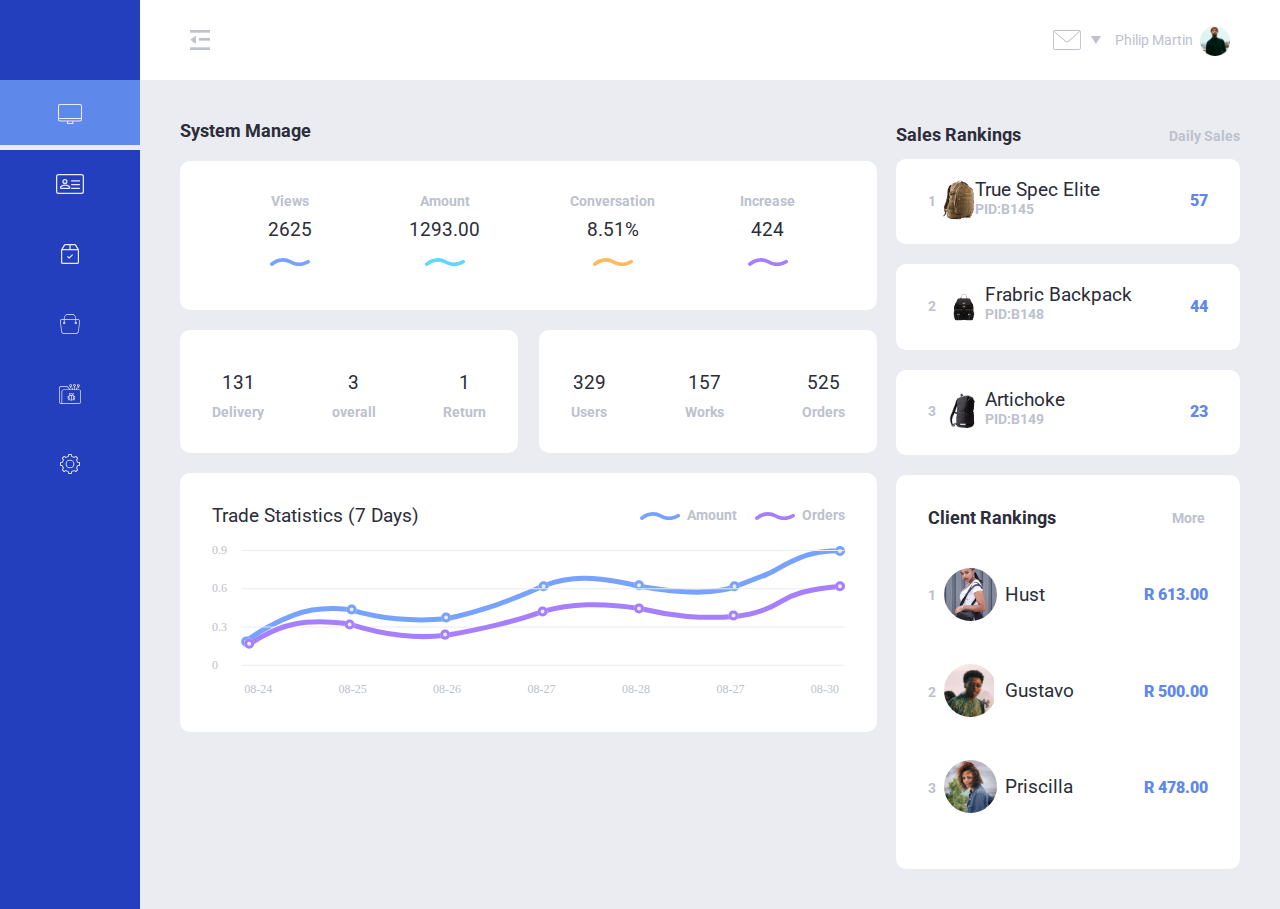
<file: index.html>
<!DOCTYPE html>
<html lang="en">
<head>
    <meta charset="UTF-8">
    <meta name="viewport" content="width=device-width, initial-scale=1.0">
    <meta http-equiv="X-UA-Compatible" content="ie=edge">
    <title>Backstage - Dashboard</title>
    <link rel="stylesheet" href="css/style.css">
    <link href="https://fonts.googleapis.com/css?family=Roboto" rel="stylesheet"> 
</head>
<body>
    <aside class="sidebar">
        <a class="active" href="#"><img src="img/icons/manage.svg" alt="manage"></a>
        <a href="userinfo.html"><img src="img/icons/userinfo.svg" alt="userinfo"></a>
        <a href="#"><img src="img/icons/product.svg" alt="product"></a>
        <a href="#"><img src="img/icons/order.svg" alt="order"></a>
        <a href="#"><img src="img/icons/system.svg" alt="system"></a>
        <a href="#"><img src="img/icons/settings.svg" alt="settings"></a>
    </aside>
    <header class="header">
        <img class="menu" src="img/icons/menu.svg" alt="menu">
        <div class="profile">
            <div class="inbox">
                <img src="img/icons/envelop.svg" alt="envelop">
                <img src="img/icons/solid-arrow-down.svg" alt="solid-arrow-down">
            </div>
            <div class="member">
                <span>Philip Martin</span>
                <img src="img/avatar/philip-martin.png" alt="avatar">
            </div>
            </span>
        </div>
    </header>
    <main class="main-content">
        <h2>system manage</h2>
        <section class="manage">
            <div class="stats">
                <article class="overall">
                    <div>
                        <h4>Views</h4>
                        <h3>2625</h3>
                        <img src="img/icons/views.svg" alt="views">
                    </div>
                    <div>
                        <h4>Increase</h4>
                        <h3>424</h3>
                        <img src="img/icons/increase.svg" alt="increase">
                    </div>
                    <div>
                        <h4>Amount</h4>
                        <h3>1293.00</h3>
                        <img src="img/icons/amount.svg" alt="amount">
                    </div>
                    <div>
                        <h4>Conversation</h4>
                        <h3>8.51%</h3>
                        <img src="img/icons/conversation.svg" alt="conversation">
                    </div>
                </article>
                <article class="inventory">
                    <div class="stat">
                        <div>
                            <h3>131</h3>
                            <h4>Delivery</h4>
                        </div>
                        <div>
                            <h3>3</h3>
                            <h4>overall</h4>
                        </div>
                        <div>
                            <h3>1</h3>
                            <h4>Return</h4>
                        </div>
                    </div>
                    <div class="stat">
                        <div>
                            <h3>329</h3>
                            <h4>Users</h4>
                        </div>
                        <div>
                            <h3>157</h3>
                            <h4>Works</h4>
                        </div>
                        <div>
                            <h3>525</h3>
                            <h4>Orders</h4>
                        </div>
                    </div>
                </article>
                <article class="weekly">
                    <header>
                        <h3>Trade Statistics (7 Days)</h3>
                        <div class="labels">
                            <h4><img src="img/icons/views.svg" alt="amount">Amount</h4>
                            <h4><img src="img/icons/increase.svg" alt="orders">Orders</h4>
                        </div>
                    </header>
                    <div class="graph">
                        <img src="img/icons/graph.svg" alt="graph">
                    </div>
                </article>
            </div>
        </section>
        <section class="rankings">
            <article class="sales">
                <header>
                    <h2>Sales Rankings</h2>
                    <h4>Daily Sales</h4>
                </header>
                <div class="card">
                    <ul>
                        <li><h4>1</h4></li>
                        <li><img src="img/avatar/truspec.png" alt="backpack"></li>
                        <li>
                            <h3>True Spec Elite</h3>
                            <H4>PID:B145</H4>
                        </li>
                        <li>57</li>
                    </ul>
                </div>
                <div class="card">
                    <ul>
                        <li><h4>2</h4></li>
                        <li><img src="img/avatar/frabric.png" alt="backpack"></li>
                        <li>
                            <h3>Frabric Backpack</h3>
                            <H4>PID:B148</H4>
                        </li>
                        <li>44</li>
                    </ul>
                </div>
                <div class="card">
                    <ul>
                        <li><h4>3</h4></li>
                        <li><img src="img/avatar/Artichoke.jpg" alt="backpack"></li>
                        <li>
                            <h3>Artichoke</h3>
                            <H4>PID:B149</H4>
                        </li>
                        <li>23</li>
                    </ul>
                </div>
            </article>
            <article class="client">
                <header>
                    <h2>Client Rankings</h2>
                    <h4>More</h4>
                </header>
                <div class="card">
                    <ul>
                        <li><h4>1</h4></li>
                        <li><img src="img/avatar/hust-wilson.png" alt="avatar"></li>
                        <li><h3>Hust</h3></li>
                        <li>R 613.00</li>
                    </ul>
                </div>
                <div class="card">
                    <ul>
                        <li><h4>2</h4></li>
                        <li><img src="img/avatar/gustavo-scafeli.png" alt="avatar"></li>
                        <li><h3>Gustavo</h3></li>
                        <li>R 500.00</li>
                    </ul>
                </div>
                <div class="card">
                    <ul>
                        <li><h4>3</h4></li>
                        <li><img src="img/avatar/priscilla-whendy.png" alt="avatar"></li>
                        <li><h3>Priscilla</h3></li>
                        <li>R 478.00</li>
                    </ul>
                </div>
            </article>
        </section>        
    </main>
</body>
</html>
</file>
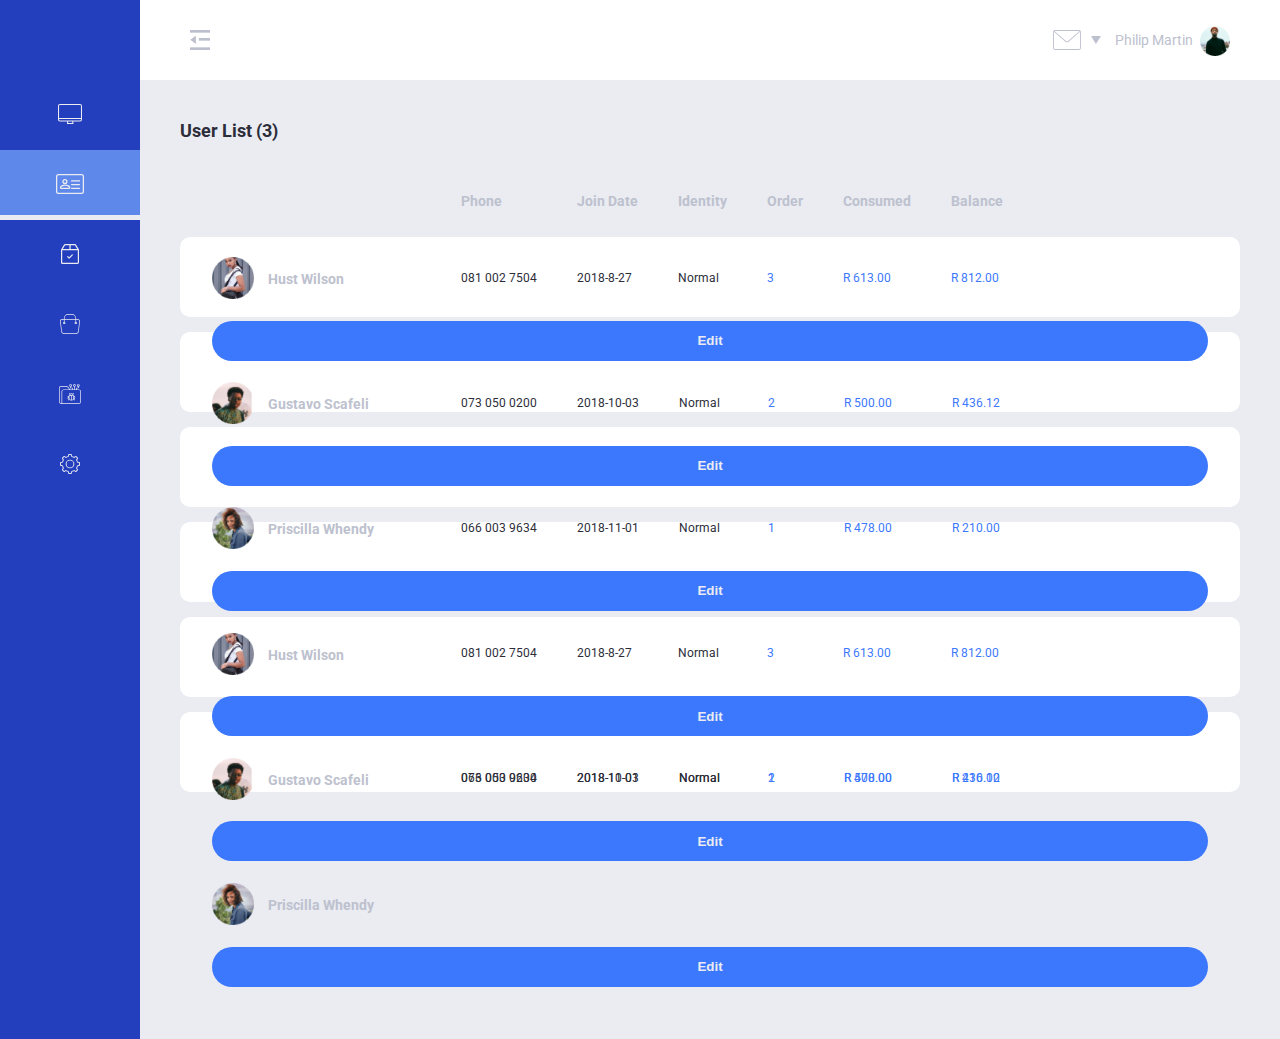
<file: userinfo.html>
<!DOCTYPE html>
<html lang="en">
<head>
    <meta charset="UTF-8">
    <meta name="viewport" content="width=device-width, initial-scale=1.0">
    <meta http-equiv="X-UA-Compatible" content="ie=edge">
    <title>Backstage - User Information</title>
    <link rel="stylesheet" href="css/style.css">
    <link href="https://fonts.googleapis.com/css?family=Roboto" rel="stylesheet"> 
</head>
<body>
    <aside class="sidebar">
        <a href="index.html"><img src="img/icons/manage.svg" alt="manage"></a>
        <a class="active" href="#"><img src="img/icons/userinfo.svg" alt="userinfo"></a>
        <a href="#"><img src="img/icons/product.svg" alt="product"></a>
        <a href="#"><img src="img/icons/order.svg" alt="order"></a>
        <a href="#"><img src="img/icons/system.svg" alt="system"></a>
        <a href="#"><img src="img/icons/settings.svg" alt="settings"></a>
    </aside>
    <header class="header">
        <img class="menu" src="img/icons/menu.svg" alt="menu">
        <div class="profile">
            <div class="inbox">
                <img src="img/icons/envelop.svg" alt="envelop">
                <img src="img/icons/solid-arrow-down.svg" alt="solid-arrow-down">
            </div>
            <div class="member">
                <span>Philip Martin</span>
                <img src="img/avatar/philip-martin.png" alt="avatar">
            </div>
            </span>
        </div>
    </header>
    <main class="main-content">
        <h2>User List (3)</h2>
        <section class="userinfo">
            <article class="table">
                    <header>
                        <img src="img/avatar/hust-wilson.png" alt="avatar">
                        <h4>Hust Wilson</h4>
                    </header>
                    <div class="data">
                        <ul>
                            <li><h4>Phone</h4></li>
                            <li><h5>081 002 7504</h5></li>
                        </ul>
                        <ul>
                            <li><h4>Join Date</h4></li>
                            <li><h5>2018-8-27</h5></li>
                        </ul>
                        <ul>
                            <li><h4>Identity</h4></li>
                            <li><h5>Normal</h5></li>
                        </ul>
                        <ul>
                            <li><h4>Order</h4></li>
                            <li><h5>3</h5></li>
                        </ul>
                        <ul>
                            <li><h4>Consumed</h4></li>
                            <li><h5>R 613.00</h5></li>
                        </ul>
                        <ul>
                            <li><h4>Balance</h4></li>
                            <li><h5>R 812.00</h5></li>
                        </ul>
                    </div>
                    <button>Edit</button>
            </article>
            <article class="table">
                    <header>
                        <img src="img/avatar/gustavo-scafeli.png" alt="avatar">
                        <h4>Gustavo Scafeli</h4>
                    </header>
                    <div class="data">
                        <ul>
                            <li><h4>Phone</h4></li>
                            <li><h5>073 050 0200</h5></li>
                        </ul>
                        <ul>
                            <li><h4>Join Date</h4></li>
                            <li><h5>2018-10-03</h5></li>
                        </ul>
                        <ul>
                            <li><h4>Identity</h4></li>
                            <li><h5>Normal</h5></li>
                        </ul>
                        <ul>
                            <li><h4>Order</h4></li>
                            <li><h5>2</h5></li>
                        </ul>
                        <ul>
                            <li><h4>Consumed</h4></li>
                            <li><h5>R 500.00</h5></li>
                        </ul>
                        <ul>
                            <li><h4>Balance</h4></li>
                            <li><h5>R 436.12</h5></li>
                        </ul>
                    </div>
                    <button>Edit</button>
            </article>
            <article class="table">
                    <header>
                        <img src="img/avatar/priscilla-whendy.png" alt="avatar">
                        <h4>Priscilla Whendy</h4>
                    </header>
                    <div class="data">
                        <ul>
                            <li><h4>Phone</h4></li>
                            <li><h5>066 003 9634</h5></li>
                        </ul>
                        <ul>
                            <li><h4>Join Date</h4></li>
                            <li><h5>2018-11-01</h5></li>
                        </ul>
                        <ul>
                            <li><h4>Identity</h4></li>
                            <li><h5>Normal</h5></li>
                        </ul>
                        <ul>
                            <li><h4>Order</h4></li>
                            <li><h5>1</h5></li>
                        </ul>
                        <ul>
                            <li><h4>Consumed</h4></li>
                            <li><h5>R 478.00</h5></li>
                        </ul>
                        <ul>
                            <li><h4>Balance</h4></li>
                            <li><h5>R 210.00</h5></li>
                        </ul>
                    </div>
                    <button>Edit</button>
            </article>
            <article class="table">
                <header>
                    <img src="img/avatar/hust-wilson.png" alt="avatar">
                    <h4>Hust Wilson</h4>
                </header>
                <div class="data">
                    <ul>
                        <li><h4>Phone</h4></li>
                        <li><h5>081 002 7504</h5></li>
                    </ul>
                    <ul>
                        <li><h4>Join Date</h4></li>
                        <li><h5>2018-8-27</h5></li>
                    </ul>
                    <ul>
                        <li><h4>Identity</h4></li>
                        <li><h5>Normal</h5></li>
                    </ul>
                    <ul>
                        <li><h4>Order</h4></li>
                        <li><h5>3</h5></li>
                    </ul>
                    <ul>
                        <li><h4>Consumed</h4></li>
                        <li><h5>R 613.00</h5></li>
                    </ul>
                    <ul>
                        <li><h4>Balance</h4></li>
                        <li><h5>R 812.00</h5></li>
                    </ul>
                </div>
                <button>Edit</button>
        </article>
        <article class="table">
                <header>
                    <img src="img/avatar/gustavo-scafeli.png" alt="avatar">
                    <h4>Gustavo Scafeli</h4>
                </header>
                <div class="data">
                    <ul>
                        <li><h4>Phone</h4></li>
                        <li><h5>073 050 0200</h5></li>
                    </ul>
                    <ul>
                        <li><h4>Join Date</h4></li>
                        <li><h5>2018-10-03</h5></li>
                    </ul>
                    <ul>
                        <li><h4>Identity</h4></li>
                        <li><h5>Normal</h5></li>
                    </ul>
                    <ul>
                        <li><h4>Order</h4></li>
                        <li><h5>2</h5></li>
                    </ul>
                    <ul>
                        <li><h4>Consumed</h4></li>
                        <li><h5>R 500.00</h5></li>
                    </ul>
                    <ul>
                        <li><h4>Balance</h4></li>
                        <li><h5>R 436.12</h5></li>
                    </ul>
                </div>
                <button>Edit</button>
        </article>
        <article class="table">
                <header>
                    <img src="img/avatar/priscilla-whendy.png" alt="avatar">
                    <h4>Priscilla Whendy</h4>
                </header>
                <div class="data">
                    <ul>
                        <li><h4>Phone</h4></li>
                        <li><h5>066 003 9634</h5></li>
                    </ul>
                    <ul>
                        <li><h4>Join Date</h4></li>
                        <li><h5>2018-11-01</h5></li>
                    </ul>
                    <ul>
                        <li><h4>Identity</h4></li>
                        <li><h5>Normal</h5></li>
                    </ul>
                    <ul>
                        <li><h4>Order</h4></li>
                        <li><h5>1</h5></li>
                    </ul>
                    <ul>
                        <li><h4>Consumed</h4></li>
                        <li><h5>R 478.00</h5></li>
                    </ul>
                    <ul>
                        <li><h4>Balance</h4></li>
                        <li><h5>R 210.00</h5></li>
                    </ul>
                </div>
                <button>Edit</button>
        </article>
        </section>        
    </main>
</body>
</html>
</file>
<file: css/style.css>
@import url('../css/reset.css');
@import url('../css/main.css');
@import url('../css/components/sidebar.css');
@import url('../css/components/header.css');
@import url('../css/components/manage.css');
@import url('../css/components/userinfo.css');
</file>
